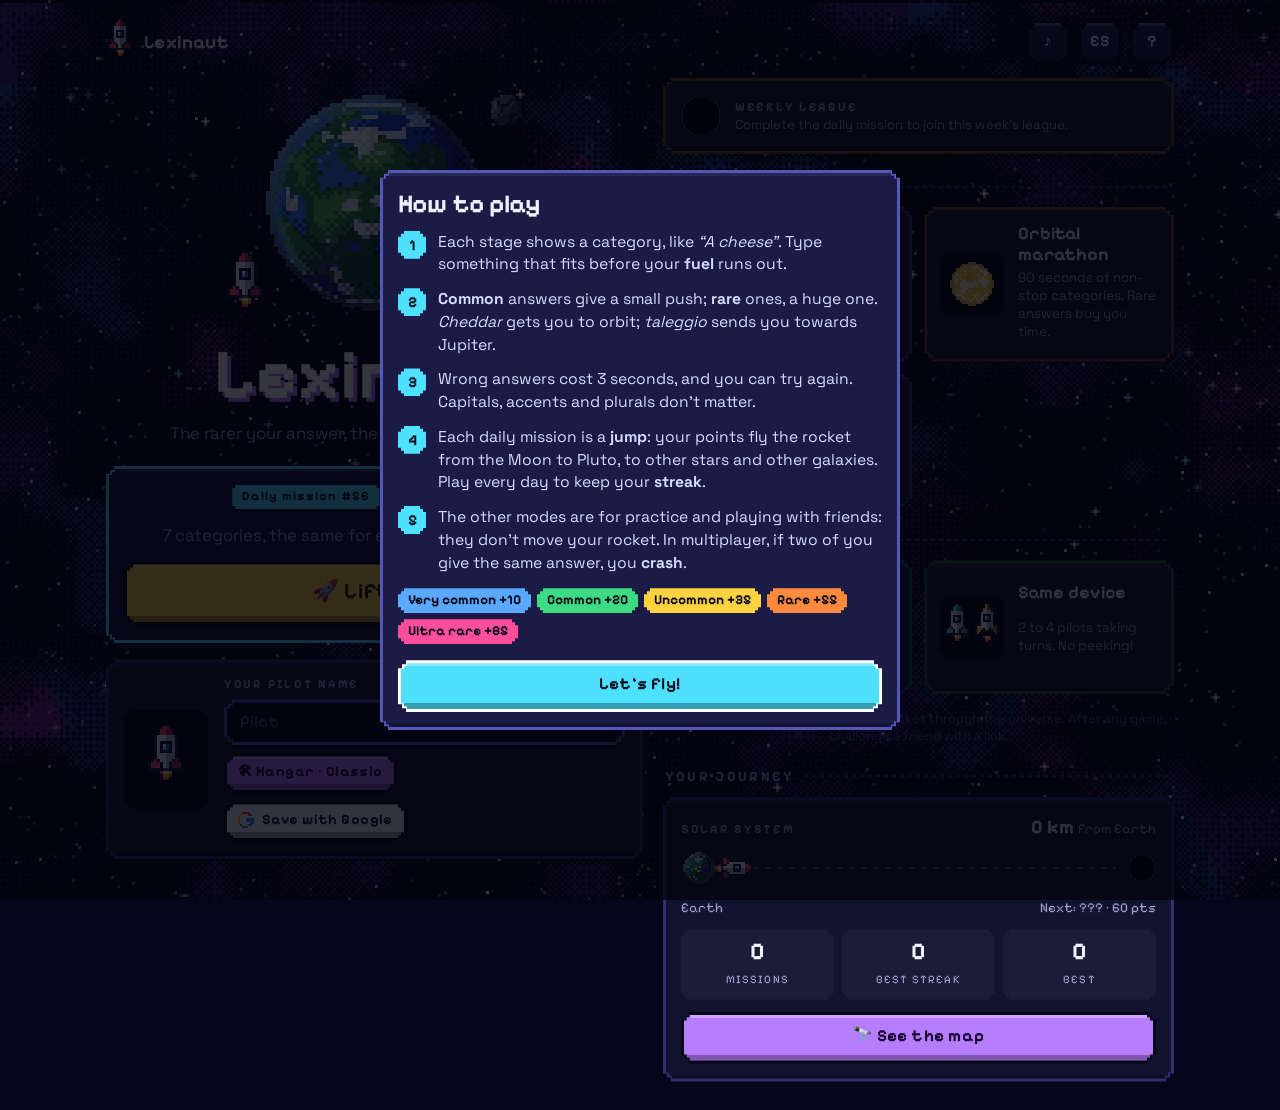
<file: index.html>
<!doctype html>
<html lang="es">
<head>
  <meta charset="utf-8">
  <meta name="viewport" content="width=device-width, initial-scale=1, viewport-fit=cover, interactive-widget=resizes-content">
  <meta name="theme-color" content="#05061a">
  <meta name="description" content="Juego diario de palabras: cuanto más rara tu respuesta, más lejos llega tu cohete.">
  <title>Lexinauta</title>
  <link rel="manifest" href="manifest.webmanifest">
  <link rel="icon" href="iconos/icono.svg" type="image/svg+xml">
  <link rel="apple-touch-icon" href="iconos/icono-192.png">
  <link rel="preload" href="fuentes/pixelify-sans.woff2" as="font" type="font/woff2" crossorigin>
  <link rel="stylesheet" href="css/estilo.css">
  <script type="module" src="js/app.js"></script>
</head>
<body>
  <canvas id="fondo" aria-hidden="true"></canvas>

  <div class="app">
    <header class="barra">
      <button class="marca" id="ir-inicio" aria-label="Inicio">
        <i data-cohete="#ff4f6a" data-escala="2"></i>
        <span id="marca-nombre">Lexinauta</span>
      </button>
      <div class="barra-acciones">
        <button class="btn icono" id="boton-sonido" aria-label="Sonido">♪</button>
        <button class="btn icono" id="boton-idioma" aria-label="Idioma">EN</button>
        <button class="btn icono" id="boton-ayuda" aria-label="?">?</button>
      </div>
    </header>

    <main id="pantalla" class="pantalla"></main>
  </div>

  <dialog class="dialogo" id="dialogo-ayuda">
    <div class="caja clara">
      <h2 id="ayuda-titulo"></h2>
      <ol class="ayuda-pasos" id="ayuda-pasos"></ol>
      <div class="ayuda-rarezas" id="ayuda-rarezas"></div>
      <button class="btn cian ancho" id="cerrar-ayuda"></button>
    </div>
  </dialog>
</body>
</html>
</file>
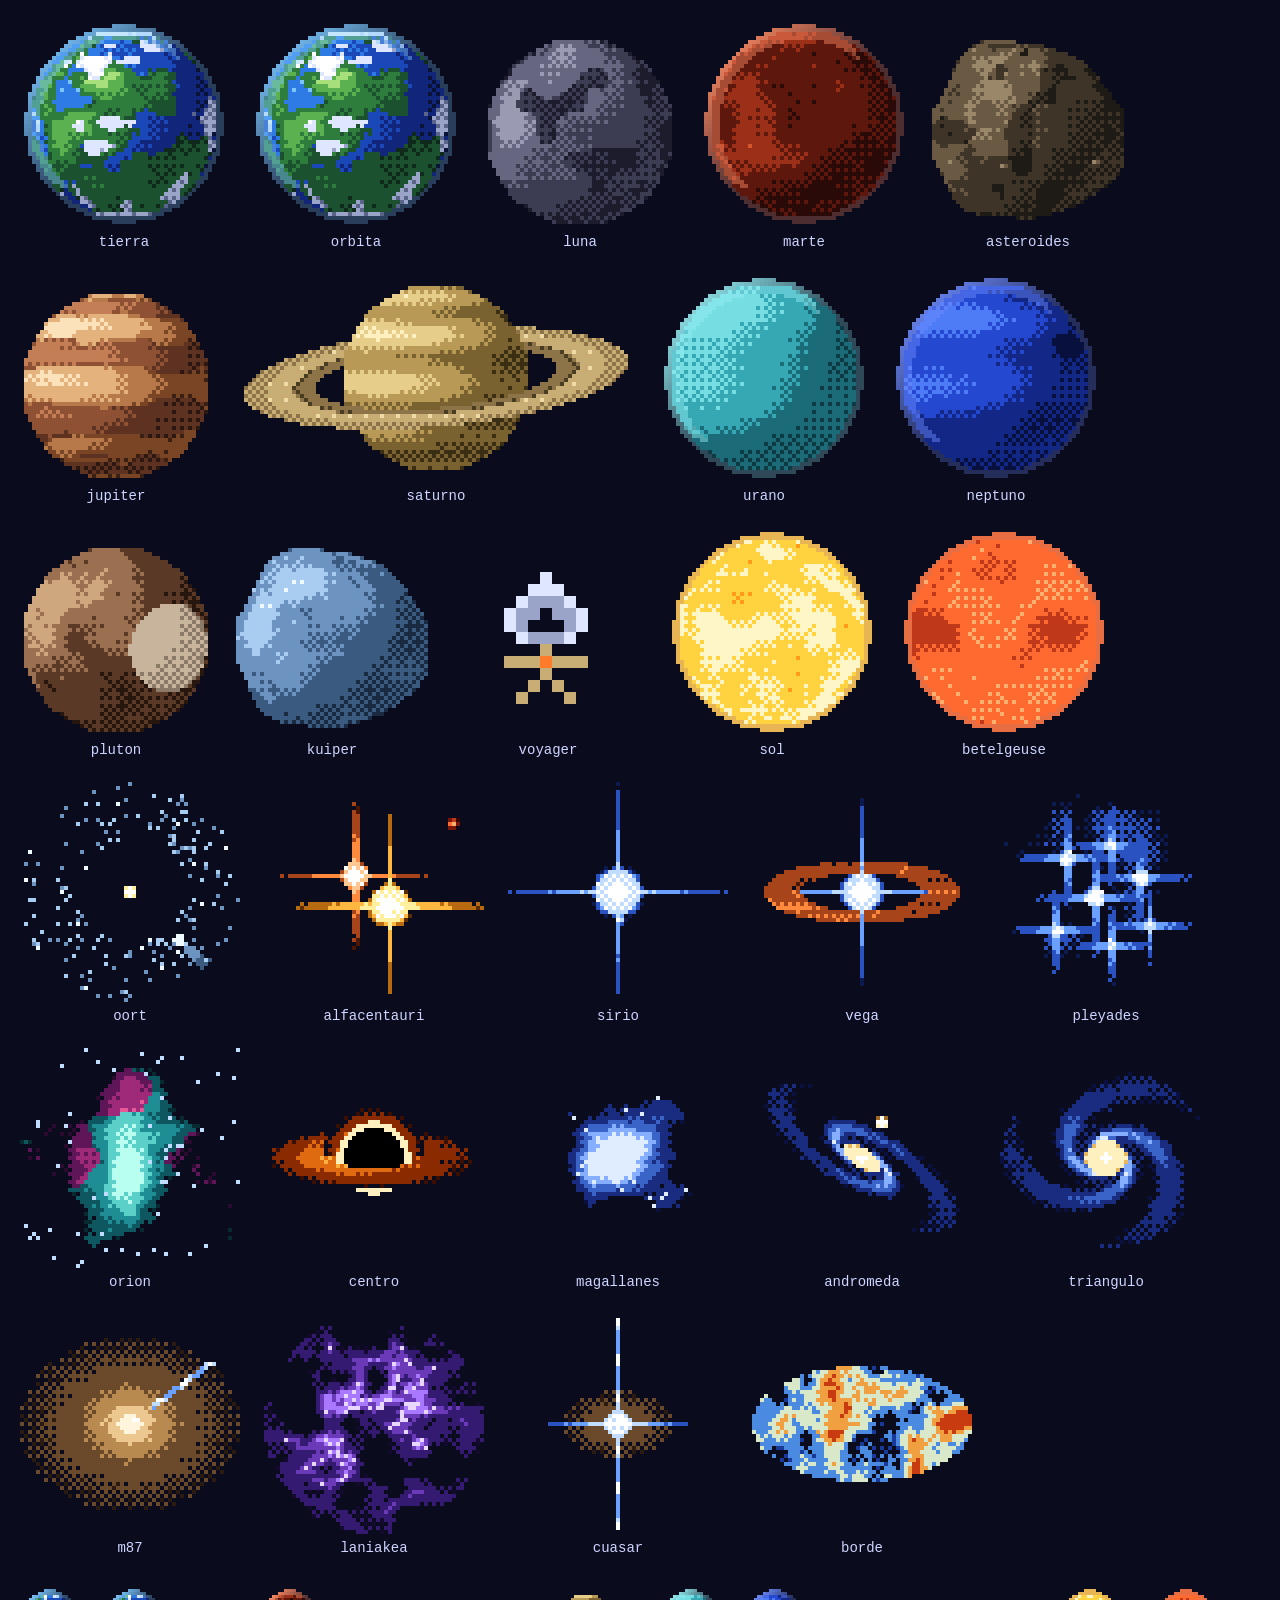
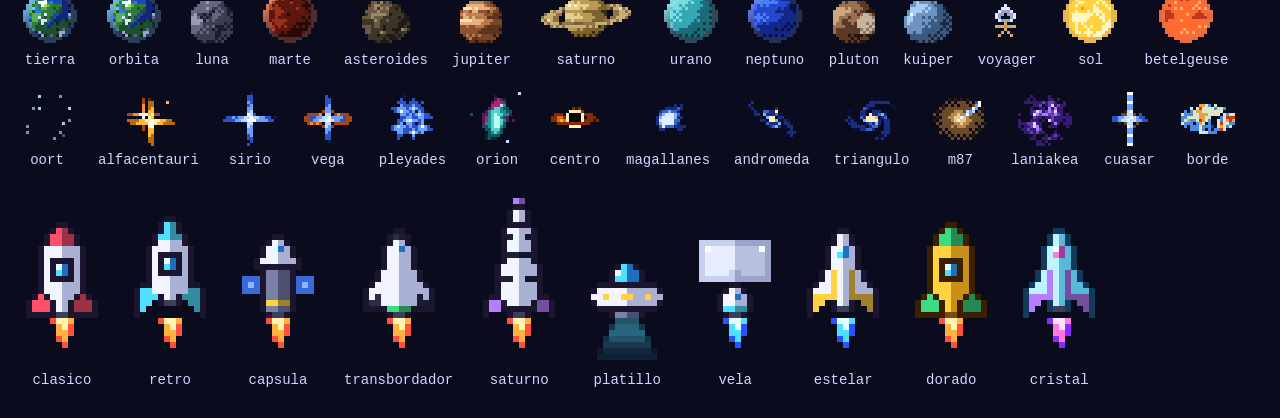
<file: tests/sprites.html>
<!doctype html>
<html lang="es">
<head>
<meta charset="utf-8">
<title>Sprites</title>
<style>
  body { background: #0b0b1e; color: #cfd6ff; font: 14px monospace; margin: 20px; }
  .fila { display: flex; flex-wrap: wrap; gap: 24px; align-items: end; margin-bottom: 30px; }
  figure { margin: 0; text-align: center; }
  canvas { image-rendering: pixelated; display: block; margin: 0 auto 6px; }
</style>
</head>
<body>
<div class="fila" id="planetas"></div>
<div class="fila" id="pequenos"></div>
<div class="fila" id="cohetes"></div>
<script type="module">
  import { canvasPlaneta, canvasCohete, PLANETAS, MODELOS_COHETE } from "../js/pixel.js";
  for (const [id, tam, escala, cont] of [[null, 48, 4, "planetas"], [null, 16, 3, "pequenos"]]) {
    for (const tipo of Object.keys(PLANETAS)) {
      const f = document.createElement("figure");
      const c = canvasPlaneta(tipo, tam);
      requestAnimationFrame(() => { c.style.width = c.width * escala + "px"; });
      f.append(c, tipo);
      document.getElementById(cont).append(f);
    }
  }
  for (const [k, modelo] of MODELOS_COHETE.entries()) {
    const color = ["#ff4f6a", "#4de1ff", "#ffd23f", "#3ddc84", "#b77dff"][k % 5];
    const f = document.createElement("figure");
    const c = canvasCohete(color, "", modelo);
    requestAnimationFrame(() => { c.style.width = c.width * 6 + "px"; });
    f.append(c, modelo);
    document.getElementById("cohetes").append(f);
  }
</script>
</body>
</html>
</file>
<file: css/estilo.css>
/* ==========================================================================
   Lexinauta · pixel art moderno
   Paneles y botones con esquinas en escalón, sombras duras, tipografía pixel,
   sprites en <canvas> escalados con image-rendering: pixelated.
   ========================================================================== */

@font-face { font-family: "Pixelify Sans"; src: url("../fuentes/pixelify-sans.woff2") format("woff2"); font-weight: 400 700; font-display: swap; }
@font-face { font-family: "Space Grotesk"; src: url("../fuentes/space-grotesk.woff2") format("woff2"); font-weight: 300 700; font-display: swap; }

:root {
  color-scheme: dark;
  --fondo: #05061a;
  --tinta: #eef1ff;
  --tenue: #9a9fd0;
  --apagado: #4c5087;
  --panel: #12132f;
  --panel-2: #1b1c45;
  --borde: #2e3070;
  --borde-claro: #5257b8;
  --negro: #07071a;

  --cian: #4de1ff;
  --rosa: #ff4f9a;
  --amarillo: #ffd23f;
  --naranja: #ff8a3d;
  --verde: #3ddc84;
  --violeta: #b77dff;
  --rojo: #ff4f6a;

  --pixel: "Pixelify Sans", ui-monospace, monospace;
  --texto: "Space Grotesk", system-ui, sans-serif;

  /* Esquinas en escalón: dos peldaños de 4 px (exterior) y de 3 px (interior) */
  --muesca: polygon(0 8px, 4px 8px, 4px 4px, 8px 4px, 8px 0, calc(100% - 8px) 0, calc(100% - 8px) 4px, calc(100% - 4px) 4px, calc(100% - 4px) 8px, 100% 8px,
    100% calc(100% - 8px), calc(100% - 4px) calc(100% - 8px), calc(100% - 4px) calc(100% - 4px), calc(100% - 8px) calc(100% - 4px), calc(100% - 8px) 100%,
    8px 100%, 8px calc(100% - 4px), 4px calc(100% - 4px), 4px calc(100% - 8px), 0 calc(100% - 8px));
  --muesca-int: polygon(0 6px, 3px 6px, 3px 3px, 6px 3px, 6px 0, calc(100% - 6px) 0, calc(100% - 6px) 3px, calc(100% - 3px) 3px, calc(100% - 3px) 6px, 100% 6px,
    100% calc(100% - 6px), calc(100% - 3px) calc(100% - 6px), calc(100% - 3px) calc(100% - 3px), calc(100% - 6px) calc(100% - 3px), calc(100% - 6px) 100%,
    6px 100%, 6px calc(100% - 3px), 3px calc(100% - 3px), 3px calc(100% - 6px), 0 calc(100% - 6px));
  --muesca-chica: polygon(0 3px, 3px 3px, 3px 0, calc(100% - 3px) 0, calc(100% - 3px) 3px, 100% 3px, 100% calc(100% - 3px), calc(100% - 3px) calc(100% - 3px),
    calc(100% - 3px) 100%, 3px 100%, 3px calc(100% - 3px), 0 calc(100% - 3px));
}

* { box-sizing: border-box; }
html, body { min-height: 100%; }
body {
  margin: 0;
  background: var(--fondo);
  color: var(--tinta);
  font: 400 16px/1.45 var(--pixel);
  overflow-x: hidden;
}
button { font: inherit; color: inherit; cursor: pointer; background: none; border: 0; padding: 0; }
input { font: inherit; }
[hidden] { display: none !important; }
p { font-family: var(--texto); }

/* Sprites en canvas: tamaño = píxeles del sprite × --escala */
canvas.pixel { --escala: 3; width: calc(var(--w, 16) * var(--escala) * 1px); image-rendering: pixelated; image-rendering: crisp-edges; display: block; }

#fondo { position: fixed; inset: 0; width: 100vw; height: 100vh; z-index: -1; image-rendering: pixelated; }

/* ---------- Estructura ---------- */
.app {
  max-width: 1100px; margin: 0 auto;
  min-height: 100vh;
  padding: calc(env(safe-area-inset-top, 0px) + 10px) 16px calc(env(safe-area-inset-bottom, 0px) + 28px);
  display: flex; flex-direction: column;
}
.pantalla { flex: 1; display: flex; flex-direction: column; gap: 16px; }
.pantalla.entra { animation: entrar .35s steps(6) both; }
@keyframes entrar { from { opacity: 0; transform: translateY(12px); } }
.pantalla.estrecha { max-width: 620px; width: 100%; margin: 0 auto; }

.barra { display: flex; align-items: center; justify-content: space-between; gap: 10px; margin-bottom: 12px; }
.marca { display: flex; align-items: center; gap: 10px; font-size: 1.15rem; font-weight: 700; letter-spacing: .02em; }
.barra-acciones { display: flex; gap: 8px; }

/* ==========================================================================
   Cajas pixeladas (paneles y botones)
   ========================================================================== */
.caja {
  --c-borde: var(--borde);
  --c-fondo: var(--panel);
  position: relative; isolation: isolate;
  background: var(--c-borde);
  clip-path: var(--muesca);
  padding: 18px;
}
.caja::before {
  content: ""; position: absolute; inset: 3px; z-index: -1;
  background: var(--c-fondo);
  clip-path: var(--muesca-int);
  box-shadow: inset 0 3px 0 rgba(255, 255, 255, .06), inset 0 -4px 0 rgba(0, 0, 0, .25);
}
.caja.clara { --c-borde: var(--borde-claro); --c-fondo: var(--panel-2); }
.caja.destacada { --c-borde: var(--cian); --c-fondo: #10183a; }

.btn {
  --c-borde: var(--negro);
  --c-fondo: var(--panel-2);
  --c-tinta: var(--tinta);
  position: relative; isolation: isolate;
  display: inline-flex; align-items: center; justify-content: center; gap: 8px;
  min-height: 52px; padding: 0 22px 4px;
  background: var(--c-borde);
  clip-path: var(--muesca);
  color: var(--c-tinta);
  font: 700 1.05rem var(--pixel); letter-spacing: .03em;
  text-decoration: none;
  user-select: none;
}
.btn::before {
  content: ""; position: absolute; inset: 3px; z-index: -1;
  background: var(--c-fondo);
  clip-path: var(--muesca-int);
  box-shadow: inset 0 -6px 0 rgba(0, 0, 0, .3), inset 0 3px 0 rgba(255, 255, 255, .3);
}
.btn:hover { filter: brightness(1.12); }
.btn:active { transform: translateY(3px); }
.btn:active::before { box-shadow: inset 0 -2px 0 rgba(0, 0, 0, .3), inset 0 3px 0 rgba(0, 0, 0, .15); }
.btn:focus-visible { --c-borde: #fff; outline: none; }
.btn[disabled] { filter: grayscale(.7) brightness(.7); cursor: not-allowed; transform: none; }
.btn.cian { --c-fondo: var(--cian); --c-tinta: #04121f; }
.btn.amarillo { --c-fondo: var(--amarillo); --c-tinta: #241a00; }
.btn.rosa { --c-fondo: var(--rosa); --c-tinta: #2a0014; }
.btn.verde { --c-fondo: var(--verde); --c-tinta: #002a12; }
.btn.naranja { --c-fondo: var(--naranja); --c-tinta: #2a1000; }
.btn.violeta { --c-fondo: var(--violeta); --c-tinta: #1a0030; }
.btn.grande { min-height: 64px; font-size: 1.35rem; padding: 0 30px 5px; }
.btn.ancho { width: 100%; }
.btn.icono { min-width: 44px; min-height: 44px; padding: 0 10px 3px; font-size: 1rem; }
.btn.chico { min-height: 40px; padding: 0 14px 3px; font-size: .9rem; }

.etiqueta { font: 700 .78rem var(--pixel); letter-spacing: .14em; text-transform: uppercase; color: var(--tenue); margin: 0; }
.titulo-pixel {
  margin: 0; font: 700 clamp(2.6rem, 12vw, 4.4rem)/1 var(--pixel); letter-spacing: .01em;
  color: #fff; text-shadow: 4px 4px 0 var(--violeta), 8px 8px 0 rgba(7, 7, 26, .9);
}
.subtitulo { margin: 0; color: var(--tenue); font: 400 1.05rem/1.4 var(--texto); text-wrap: balance; }
h2.seccion { margin: 8px 2px -4px; font: 700 .9rem var(--pixel); letter-spacing: .16em; text-transform: uppercase; color: var(--tenue); display: flex; align-items: center; gap: 10px; }
h2.seccion::after { content: ""; flex: 1; height: 2px; background: repeating-linear-gradient(90deg, var(--borde) 0 4px, transparent 4px 8px); }
.suave { color: var(--tenue); }

.chip { display: inline-flex; align-items: center; gap: 6px; padding: 3px 10px 5px; font: 700 .8rem var(--pixel); letter-spacing: .08em; color: #04121f; background: var(--cian); clip-path: var(--muesca-chica); }
.chip.amarillo { background: var(--amarillo); color: #241a00; }
.chip.rosa { background: var(--rosa); color: #2a0014; }
.chip.verde { background: var(--verde); color: #002a12; }
.chip.oscuro { background: var(--panel-2); color: var(--tenue); }

/* ==========================================================================
   INICIO
   ========================================================================== */
.hero { display: grid; justify-items: center; text-align: center; gap: 12px; padding: 0 0 4px; }
.hero-escena { position: relative; height: 200px; width: 100%; display: grid; place-items: center; }
.hero-escena .planeta-px { animation: flotar 6s steps(12) infinite; }
.hero-escena .luna-px { position: absolute; right: calc(50% - 150px); top: 14px; animation: flotar 4s steps(8) infinite reverse; }
.hero-escena .cohete-px { position: absolute; left: calc(50% - 150px); bottom: 6px; animation: orbitar-cohete 5s steps(20) infinite; }
@keyframes flotar { 50% { transform: translateY(-8px); } }
@keyframes orbitar-cohete { 50% { transform: translate(12px, -22px); } }

.diaria { display: grid; gap: 14px; text-align: center; }
.diaria-cabecera { display: flex; justify-content: center; align-items: center; gap: 8px; flex-wrap: wrap; }
.diaria-ruta { display: flex; justify-content: center; align-items: center; gap: 4px; max-width: 100%; overflow: hidden; }
.diaria-ruta .tramo { flex: 0 1 14px; min-width: 4px; width: 14px; height: 2px; background: repeating-linear-gradient(90deg, var(--apagado) 0 3px, transparent 3px 6px); }
.diaria-hecha { display: grid; gap: 6px; justify-items: center; }
.diaria-hecha b { font: 700 1.6rem var(--pixel); }
.cuenta { font: 700 1.05rem var(--pixel); color: var(--amarillo); letter-spacing: .06em; }

.rejilla-modos { display: grid; gap: 12px; grid-template-columns: repeat(auto-fill, minmax(min(100%, 240px), 1fr)); }
.modo { display: grid; grid-template-columns: 64px 1fr; gap: 4px 14px; align-items: center; text-align: left; padding: 16px; cursor: pointer; width: 100%; }
.modo:hover { --c-borde: var(--borde-claro); transform: translateY(-2px); }
.modo:active { transform: translateY(1px); }
.modo .modo-icono { grid-row: span 3; width: 64px; height: 64px; display: flex; align-items: center; justify-content: center; background: var(--negro); clip-path: var(--muesca-int); }
.modo h3 { margin: 0; font: 700 1.12rem var(--pixel); }
.modo p { margin: 0; font-size: .84rem; color: var(--tenue); line-height: 1.35; }
.modo .modo-record { font: 700 .76rem var(--pixel); color: var(--amarillo); letter-spacing: .06em; }
.modo.acento-lluvia { --c-borde: #3f2e70; }
.modo.acento-maraton { --c-borde: #6a4320; }
.modo.acento-practica { --c-borde: #22406a; }
.modo.acento-online { --c-borde: #1a5470; }
.modo.acento-local { --c-borde: #1d6040; }

.viaje { display: grid; gap: 12px; }
.viaje-cabecera { display: flex; justify-content: space-between; align-items: baseline; flex-wrap: wrap; gap: 6px; }
.viaje-km { font: 700 1.2rem var(--pixel); }
.viaje-km small { color: var(--tenue); font-weight: 400; font-size: .85rem; }
.viaje-pista { display: grid; grid-template-columns: auto 1fr auto; align-items: center; gap: 12px; }
.pista { position: relative; height: 28px; }
.pista::before { content: ""; position: absolute; left: 0; right: 0; top: 13px; height: 2px; background: repeating-linear-gradient(90deg, var(--apagado) 0 6px, transparent 6px 12px); }
.pista-hecha { position: absolute; left: 0; top: 12px; height: 4px; width: 0; background: repeating-linear-gradient(90deg, var(--naranja) 0 6px, var(--amarillo) 6px 12px); transition: width 1.2s steps(16); }
.pista .pista-cohete { position: absolute; top: 50%; left: 0; transform: translate(-50%, -50%) rotate(90deg); transition: left 1.2s steps(16); }
.viaje-pie { display: flex; justify-content: space-between; font-size: .85rem; color: var(--tenue); }
.estadisticas { display: grid; grid-template-columns: repeat(3, 1fr); gap: 8px; }
.estadistica { text-align: center; padding: 8px 4px 10px; background: rgba(255, 255, 255, .04); clip-path: var(--muesca-int); }
.estadistica b { display: block; font: 700 1.5rem var(--pixel); }
.estadistica span { font-size: .72rem; color: var(--tenue); letter-spacing: .1em; text-transform: uppercase; }

.nombre-piloto { display: flex; gap: 10px; align-items: center; }
.nombre-piloto .etiqueta { white-space: nowrap; }

/* ==========================================================================
   Campos de texto
   ========================================================================== */
.campo {
  --c-borde: var(--borde-claro);
  position: relative; isolation: isolate; flex: 1; min-width: 0;
  background: var(--c-borde); clip-path: var(--muesca);
}
.campo::before { content: ""; position: absolute; inset: 3px; z-index: -1; background: var(--negro); clip-path: var(--muesca-int); }
.campo:focus-within { --c-borde: var(--cian); }
.campo input {
  width: 100%; height: 58px; padding: 0 16px;
  border: 0; outline: 0; background: transparent; color: var(--tinta);
  font: 500 1.25rem var(--pixel);
}
.campo.chico input { height: 46px; font-size: 1.05rem; }
.campo.codigo input { text-transform: uppercase; letter-spacing: .2em; text-align: center; font-weight: 700; }
.campo input::placeholder { color: var(--apagado); text-transform: none; letter-spacing: 0; }
.campo.error { --c-borde: var(--rojo); animation: temblor .35s steps(6); }
@keyframes temblor { 20%, 60% { transform: translateX(-6px); } 40%, 80% { transform: translateX(6px); } }

/* ==========================================================================
   JUEGO
   ========================================================================== */
.juego { display: grid; gap: 14px; }
.hud { display: flex; justify-content: space-between; align-items: center; gap: 10px; }
.hud-izq { display: flex; align-items: center; gap: 10px; min-width: 0; }
.marcador { font: 700 1.9rem var(--pixel); line-height: 1; white-space: nowrap; }
.marcador small { font-size: .9rem; color: var(--tenue); margin-left: 4px; }
.marcador.sube { animation: sube .5s steps(5); }
@keyframes sube { 40% { transform: scale(1.3); color: var(--amarillo); } }

.etapas { display: grid; grid-template-columns: repeat(var(--n, 7), 1fr); gap: 4px; }
.etapas i { height: 8px; background: var(--borde); }
.etapas i.actual { background: var(--tinta); animation: parpadeo 1s steps(2) infinite; }
.etapas i.hecha { background: var(--c); }
@keyframes parpadeo { 50% { opacity: .35; } }

.segmentos { display: grid; grid-template-columns: repeat(var(--n), 1fr); gap: 2px; }
.segmentos i { height: 14px; background: #1c1d44; }
.segmentos i.lleno { background: var(--cian); box-shadow: inset 0 -4px 0 rgba(0, 0, 0, .22); }
.segmentos.poco i.lleno { background: var(--rojo); animation: parpadeo .5s steps(2) infinite; }
.combustible-texto { display: flex; justify-content: space-between; align-items: baseline; font-size: .78rem; letter-spacing: .12em; text-transform: uppercase; color: var(--tenue); margin-top: 6px; }
.combustible-texto b { color: var(--tinta); font-size: 1.05rem; letter-spacing: 0; }
.segmentos.poco + .combustible-texto b { color: var(--rojo); }

/* Altímetro: la ruta de planetas con el cohete (o cohetes) */
.altimetro { position: relative; height: 54px; margin: 0 14px; }
.altimetro::before { content: ""; position: absolute; left: 0; right: 0; top: 26px; height: 2px; background: repeating-linear-gradient(90deg, var(--apagado) 0 4px, transparent 4px 8px); }
.alt-progreso { position: absolute; left: 0; top: 25px; height: 4px; width: var(--pos, 0%); background: repeating-linear-gradient(90deg, var(--naranja) 0 4px, var(--amarillo) 4px 8px); transition: width .9s steps(10); }
.alt-planeta { position: absolute; top: 50%; left: var(--pos); transform: translate(-50%, -50%); }
.alt-planeta.pasado canvas { filter: brightness(1.3) drop-shadow(0 0 0 #fff); }
.alt-planeta span { display: none; }
.alt-cohete { position: absolute; top: 50%; left: var(--pos); transform: translate(-50%, -50%) rotate(90deg); transition: left .9s steps(10); z-index: 2; }
.alt-cohete.n1 { margin-top: -10px; } .alt-cohete.n2 { margin-top: 10px; } .alt-cohete.n3 { margin-top: -18px; }

.tarjeta { display: grid; gap: 14px; text-align: center; padding: 22px 18px 20px; }
.tarjeta.entra { animation: tarjeta .4s steps(6); }
@keyframes tarjeta { from { opacity: 0; transform: translateY(24px) scale(.94); } }
.icono-cat { width: 84px; height: 84px; margin: 0 auto; display: grid; place-items: center; font-size: 2.6rem; background: var(--negro); clip-path: var(--muesca); box-shadow: inset 0 0 0 3px var(--borde-claro); animation: flotar 4s steps(8) infinite; }
.nombre-cat { margin: 0; font: 700 clamp(1.7rem, 7.5vw, 2.4rem)/1.1 var(--pixel); text-wrap: balance; }
.entrada { display: flex; gap: 8px; }
.entrada .btn { min-width: 58px; min-height: 58px; padding: 0 12px 4px; font-size: 1.4rem; }
.mensaje { min-height: 1.4em; margin: 0; font: 400 .95rem var(--texto); color: var(--tenue); }
.mensaje.error { color: #ff9aa6; }
.mensaje.bien { color: var(--verde); }

/* Resultado de una etapa */
.resultado-etapa { display: grid; gap: 12px; text-align: center; padding: 22px 18px 20px; }
.resultado-etapa .puntos-etapa { font: 700 clamp(3.4rem, 16vw, 5rem)/1 var(--pixel); color: var(--c); text-shadow: 4px 4px 0 rgba(0, 0, 0, .55); }
.rareza { justify-self: center; padding: 4px 12px 6px; font: 700 .85rem var(--pixel); letter-spacing: .12em; text-transform: uppercase; color: var(--negro); background: var(--c); clip-path: var(--muesca-int); }
.respuesta-dada { margin: 0; font: 700 1.4rem var(--pixel); }
.respuesta-dada small { display: block; font: 400 .9rem var(--texto); color: var(--tenue); }
.lejanas { text-align: left; display: grid; gap: 8px; padding: 12px; background: rgba(0, 0, 0, .28); clip-path: var(--muesca-int); }
.lista-chips { display: flex; flex-wrap: wrap; gap: 6px; margin: 0; padding: 0; list-style: none; }
.lista-chips li { padding: 3px 10px 5px; font: 500 .95rem var(--pixel); background: color-mix(in srgb, var(--c) 22%, var(--panel)); border-left: 3px solid var(--c); }
.lista-chips li small { color: var(--c); margin-left: 6px; font-weight: 700; }

/* Jugadores (multijugador) */
.jugadores { display: flex; flex-wrap: wrap; gap: 6px; }
.jugador { display: flex; align-items: center; gap: 8px; padding: 5px 10px 7px 6px; background: var(--panel-2); clip-path: var(--muesca-int); border-left: 4px solid var(--jc); font-size: .95rem; }
.jugador b { font-size: 1rem; }
.jugador .listo { color: var(--verde); }
.jugador.yo { background: color-mix(in srgb, var(--jc) 20%, var(--panel-2)); }

/* Lluvia de meteoritos */
.lluvia-lista { display: flex; flex-wrap: wrap; gap: 6px; max-height: 34vh; overflow-y: auto; align-content: flex-start; padding: 2px; }
.lluvia-lista li { animation: caer .45s steps(6); }
@keyframes caer { from { transform: translateY(-30px); opacity: 0; } }
.contador { font: 700 1rem var(--pixel); color: var(--tenue); }
.contador b { color: var(--tinta); font-size: 1.5rem; }
.extra { color: var(--verde); font: 700 1.1rem var(--pixel); animation: entrar .3s steps(3); }

/* Puntos flotantes y partículas pixeladas */
.flotante { position: fixed; z-index: 50; pointer-events: none; font: 700 2.6rem var(--pixel); color: var(--c); text-shadow: 3px 3px 0 #000; animation: flotante 1.2s steps(12) forwards; }
@keyframes flotante { 0% { opacity: 0; transform: translate(-50%, 10px); } 15% { opacity: 1; transform: translate(-50%, -24px); } 100% { opacity: 0; transform: translate(-50%, -110px); } }
.particula { position: fixed; z-index: 49; width: 8px; height: 8px; pointer-events: none; background: var(--c); animation: particula 1s steps(10) forwards; }
@keyframes particula { to { transform: translate(var(--dx), var(--dy)); opacity: 0; } }

.aviso-flotante { position: fixed; left: 50%; bottom: calc(env(safe-area-inset-bottom, 0px) + 24px); transform: translateX(-50%); z-index: 60; padding: 10px 18px 12px; background: var(--verde); color: #002a12; font: 700 1rem var(--pixel); clip-path: var(--muesca); animation: entrar .3s steps(4); transition: opacity .4s; max-width: 90vw; text-align: center; }
.aviso-flotante.error { background: var(--rojo); color: #2a0010; }
.aviso-flotante.fuera { opacity: 0; }

/* ==========================================================================
   RESULTADOS
   ========================================================================== */
.final { display: grid; justify-items: center; text-align: center; gap: 12px; }
.final-escena { position: relative; height: 220px; width: 100%; display: grid; place-items: center; }
.final-escena .planeta-px { animation: aparecer 1s steps(10); }
@keyframes aparecer { from { opacity: 0; transform: scale(.4); } }
.final-escena .cohete-px { position: absolute; left: calc(50% - 130px); bottom: 10px; animation: llegar 1.6s steps(16); }
@keyframes llegar { from { transform: translate(-60px, 120px); opacity: 0; } }
.destino { margin: 0; font: 700 clamp(2.3rem, 11vw, 3.6rem)/1.05 var(--pixel); text-shadow: 4px 4px 0 var(--violeta); text-wrap: balance; }
.final-puntos { font: 700 1.2rem var(--pixel); color: var(--tenue); }
.final-puntos b { font-size: 2.2rem; color: var(--tinta); }
.lista-etapas { width: 100%; display: grid; gap: 6px; margin: 0; padding: 0; list-style: none; }
.lista-etapas li { display: grid; grid-template-columns: 34px 1fr auto; gap: 10px; align-items: center; padding: 8px 12px 10px; text-align: left; background: color-mix(in srgb, var(--c) 14%, var(--panel)); clip-path: var(--muesca-int); border-left: 4px solid var(--c); animation: entrar .35s steps(5) both; }
.lista-etapas .le-icono { font-size: 1.4rem; text-align: center; }
.lista-etapas small { display: block; color: var(--tenue); font: 400 .78rem var(--texto); }
.lista-etapas span { font-weight: 700; }
.lista-etapas .le-puntos { font-weight: 700; color: var(--c); white-space: nowrap; }
.lista-etapas .le-rival { display: block; font: 400 .78rem var(--texto); color: var(--tenue); }
.acciones { display: flex; flex-wrap: wrap; gap: 10px; width: 100%; }
.acciones > * { flex: 1 1 170px; }
.nuevo-record { color: var(--amarillo); animation: parpadeo .8s steps(2) 6; }
.veredicto { font: 700 1.5rem var(--pixel); color: var(--amarillo); margin: 0; }

/* Podio */
.podio { display: grid; gap: 8px; width: 100%; margin: 0; padding: 0; list-style: none; }
.podio li { display: grid; grid-template-columns: 32px auto 1fr auto; gap: 12px; align-items: center; padding: 10px 14px 12px; background: var(--panel-2); clip-path: var(--muesca-int); border-left: 5px solid var(--jc); animation: entrar .4s steps(5) both; }
.podio .puesto { font: 700 1.6rem var(--pixel); color: var(--tenue); }
.podio li:first-child { background: color-mix(in srgb, var(--amarillo) 16%, var(--panel-2)); }
.podio li:first-child .puesto { color: var(--amarillo); }
.podio .nombre { font-weight: 700; font-size: 1.15rem; text-align: left; min-width: 0; overflow: hidden; text-overflow: ellipsis; }
.podio .nombre small { display: block; color: var(--tenue); font: 400 .8rem var(--texto); }
.podio .pts { font: 700 1.4rem var(--pixel); }

/* Tabla de una etapa en multijugador */
.tabla-etapa { display: grid; gap: 6px; width: 100%; margin: 0; padding: 0; list-style: none; }
.tabla-etapa li { display: grid; grid-template-columns: auto 1fr auto; gap: 10px; align-items: center; padding: 8px 12px 10px; background: var(--panel-2); clip-path: var(--muesca-int); border-left: 4px solid var(--jc); text-align: left; animation: entrar .35s steps(5) both; }
.tabla-etapa .resp { font-weight: 700; min-width: 0; }
.tabla-etapa .resp small { display: block; font: 400 .8rem var(--texto); color: var(--tenue); }
.tabla-etapa .pts { font-weight: 700; color: var(--c); white-space: nowrap; }
.tabla-etapa .choque { color: var(--naranja); }

/* Turno (pasar el móvil) */
.turno { display: grid; justify-items: center; text-align: center; gap: 18px; padding: 36px 18px; margin: auto 0; }
.turno h1 { margin: 0; font: 700 clamp(2.2rem, 10vw, 3.2rem) var(--pixel); color: var(--jc); text-shadow: 4px 4px 0 #000; }

/* Configuración de pilotos / sala */
.lista-pilotos { display: grid; gap: 8px; margin: 0; padding: 0; list-style: none; }
.lista-pilotos li { display: flex; gap: 10px; align-items: center; }
.codigo-sala { font: 700 clamp(2.6rem, 14vw, 3.6rem) var(--pixel); letter-spacing: .18em; color: var(--amarillo); text-shadow: 4px 4px 0 #000; text-align: center; line-height: 1.1; }
.fila { display: flex; gap: 8px; flex-wrap: wrap; align-items: center; }
.fila > .campo { flex: 1 1 160px; }
.cabecera-pantalla { display: flex; align-items: center; gap: 12px; }
.cabecera-pantalla h1 { margin: 0; font: 700 1.8rem var(--pixel); }
.aviso-pie { font: 400 .8rem var(--texto); color: var(--apagado); text-align: center; margin: 0; }

/* Ayuda */
.dialogo { width: min(92vw, 520px); max-height: 88vh; overflow: auto; padding: 0; border: 0; background: transparent; color: var(--tinta); }
.dialogo::backdrop { background: rgba(3, 3, 14, .8); }
.dialogo[open] .caja { animation: entrar .3s steps(5); }
.dialogo h2 { margin: 0 0 12px; font: 700 1.6rem var(--pixel); }
.ayuda-pasos { margin: 0 0 14px; padding: 0; list-style: none; counter-reset: paso; display: grid; gap: 12px; }
.ayuda-pasos li { counter-increment: paso; position: relative; padding-left: 40px; font: 400 .98rem/1.45 var(--texto); color: #d6dbff; }
.ayuda-pasos li::before { content: counter(paso); position: absolute; left: 0; top: 0; width: 28px; height: 28px; display: grid; place-items: center; font: 700 .95rem var(--pixel); color: #04121f; background: var(--cian); clip-path: var(--muesca-int); }
.ayuda-rarezas { display: flex; flex-wrap: wrap; gap: 6px; margin-bottom: 16px; }
.ayuda-rarezas span { padding: 3px 10px 5px; font: 700 .85rem var(--pixel); color: var(--negro); background: var(--c); clip-path: var(--muesca-int); }

/* ==========================================================================
   Tamaño de los sprites según el sitio (el CSS manda salvo data-escala explícito)
   ========================================================================== */
.marca .pixel { --escala: 2; }
.hero-escena .planeta-px { --escala: 3; }
.final-escena .planeta-px { --escala: 3; }
.final-escena .cohete-px, .hero-escena .cohete-px { --escala: 3; }
.alt-planeta .pixel, .alt-cohete .pixel { --escala: 2; }
.alt-planeta.menor { display: none; }
.modo-icono { gap: 2px; }
.inicio-col, .juego, .juego-rejilla > * { min-width: 0; }

/* ==========================================================================
   Viaje por el universo, racha y mapa
   ========================================================================== */
.silueta { filter: brightness(0) drop-shadow(0 0 0 #3a3f7a) drop-shadow(1px 0 0 #3a3f7a) drop-shadow(-1px 0 0 #3a3f7a); opacity: .9; }
.alt-planeta.lejos { opacity: .6; }
.alt-planeta.lejos::after { content: "›"; position: absolute; right: -10px; top: 50%; transform: translateY(-55%); color: var(--apagado); font-size: 1.1rem; }

.racha { display: inline-flex; align-items: center; gap: 8px; font: 700 .95rem var(--pixel); }
.racha-fuego b { color: var(--naranja); font-size: 1.15rem; }
.racha-fuego.apagada { filter: grayscale(1); opacity: .6; }
.racha-escudos { display: inline-flex; gap: 2px; }
.racha-escudos { gap: 4px; }
.escudo { fill: var(--borde); }
.escudo .brillo { fill: transparent; }
.escudo.lleno { fill: var(--cian); }
.escudo.lleno .brillo { fill: #d8f8ff; }

.descubrimiento { display: grid; grid-template-columns: auto 1fr; gap: 12px; align-items: center; text-align: left; padding: 10px 12px 12px;
  background: color-mix(in srgb, var(--amarillo) 10%, var(--panel-2)); clip-path: var(--muesca-int); animation: entrar .5s steps(6) .6s both; }
.descubrimiento b { font-size: 1.1rem; color: var(--amarillo); }
.descubrimiento small { display: block; color: var(--tenue); font: 400 .8rem var(--texto); }
.descubrimiento p { margin: 4px 0 0; font-size: .9rem; color: #d6dbff; }

.capitulo { display: grid; gap: 10px; }
.capitulo.cerrado { opacity: .75; }
.objetos { display: grid; gap: 8px; margin: 0; padding: 0; list-style: none; }
.objeto { display: grid; grid-template-columns: 84px 1fr; gap: 14px; align-items: center; padding: 12px; background: var(--panel); clip-path: var(--muesca-int); }
.objeto-sprite { display: grid; place-items: center; min-height: 72px; }
.objeto h3 { margin: 0; font: 700 1.15rem var(--pixel); }
.objeto p { margin: 2px 0 0; font-size: .88rem; color: #cdd2f5; }
.objeto .objeto-dist { color: var(--cian); font: 700 .78rem var(--pixel); letter-spacing: .04em; }
.objeto.oculto h3 { color: var(--apagado); }
.objeto.oculto p { color: var(--apagado); }
.objeto.aqui { background: color-mix(in srgb, var(--amarillo) 12%, var(--panel-2)); box-shadow: inset 4px 0 0 var(--amarillo); }
.objeto .chip { margin-top: 8px; }
.diaria-cabecera .racha { padding: 2px 8px; }

/* Hangar y tarjeta del piloto */
.piloto { display: grid; grid-template-columns: auto 1fr; gap: 16px; align-items: center; }
.piloto-cohete { display: grid; place-items: center; width: 84px; height: 100px; background: var(--negro); clip-path: var(--muesca-int); }
.piloto-cohete:hover canvas { animation: flotar 1s steps(4) infinite; }
.piloto-datos { display: grid; gap: 8px; min-width: 0; }
.piloto-datos .btn { justify-self: start; }
.hangar { display: grid; gap: 10px; grid-template-columns: repeat(auto-fill, minmax(150px, 1fr)); margin: 0; padding: 0; list-style: none; }
.hueco { display: grid; justify-items: center; gap: 6px; text-align: center; padding: 16px 10px; }
.hueco-sprite { height: 96px; display: grid; place-items: end center; }
.hueco h3 { margin: 0; font: 700 1.05rem var(--pixel); }
.hueco p { margin: 0; font-size: .82rem; color: var(--tenue); min-height: 1.4em; }
.hueco.usado { --c-borde: var(--verde); }
.hueco.bloqueado h3 { color: var(--apagado); }
.cohete-nuevo { border-left: 4px solid var(--amarillo); }
.cohete-nuevo .btn { margin-top: 8px; }

/* Liga */
.liga-tarjeta { display: grid; grid-template-columns: auto 1fr auto; gap: 14px; align-items: center; cursor: pointer; --c-borde: #5a4a12; }
.liga-tarjeta:hover { --c-borde: var(--amarillo); }
.liga-tarjeta-texto { display: grid; gap: 2px; min-width: 0; }
.liga-tarjeta-texto b { font-size: 1.15rem; }
.liga-tarjeta-texto small { color: var(--tenue); font: 400 .82rem var(--texto); }
.liga-puesto { font: 700 2rem var(--pixel); color: var(--amarillo); text-shadow: 3px 3px 0 #000; }
.liga-resultado { display: flex; flex-wrap: wrap; align-items: center; gap: 8px; width: 100%; padding: 8px 12px 10px; background: color-mix(in srgb, var(--amarillo) 12%, var(--panel-2)); clip-path: var(--muesca-int); text-align: left; }
.liga-resultado span { color: var(--tenue); font-size: .9rem; }
.liga-cabecera { display: grid; justify-items: center; gap: 10px; text-align: center; }
.escalera { display: flex; align-items: flex-end; gap: 10px; }
.peldano { display: grid; place-items: center; }
.peldano.actual { animation: flotar 3s steps(6) infinite; }
.clasificacion { display: grid; gap: 4px; margin: 0; padding: 0; list-style: none; }
.clasificacion .fila { display: grid; grid-template-columns: 30px auto 1fr auto; gap: 10px; align-items: center; padding: 6px 12px 8px; background: var(--panel); clip-path: var(--muesca-int); border-left: 4px solid transparent; animation: entrar .3s steps(4) both; }
.clasificacion .fila.en-sube { border-left-color: var(--verde); }
.clasificacion .fila.en-baja { border-left-color: var(--rojo); }
.clasificacion .fila.yo { background: color-mix(in srgb, var(--amarillo) 16%, var(--panel-2)); }
.clasificacion .pos { font: 700 1.2rem var(--pixel); color: var(--tenue); text-align: center; }
.clasificacion .nombre { font-weight: 700; min-width: 0; overflow: hidden; text-overflow: ellipsis; white-space: nowrap; }
.clasificacion .nombre small { display: block; color: var(--tenue); font: 400 .75rem var(--texto); }
.clasificacion .pts { font: 700 1.15rem var(--pixel); }
.clasificacion .zona { font: 700 .75rem var(--pixel); letter-spacing: .12em; text-transform: uppercase; padding: 6px 4px 2px; }
.clasificacion .zona.sube { color: var(--verde); }
.clasificacion .zona.baja { color: var(--rojo); }

/* Cuenta */
.btn.blanco { --c-fondo: #f2f4ff; --c-tinta: #1b1530; justify-self: start; }
.cuenta { display: flex; flex-wrap: wrap; align-items: center; gap: 6px 12px; }
.cuenta-estado { color: var(--verde); font: 700 .85rem var(--pixel); }
.cuenta-estado small { display: block; color: var(--tenue); font: 400 .75rem var(--texto); }
.cuenta-estado.aviso { color: var(--amarillo); }
.cuenta-estado .detalle { color: #ff9aa6; font-family: ui-monospace, monospace; font-size: .7rem; word-break: break-all; }
.enlace { color: var(--tenue); font: 400 .8rem var(--texto); text-decoration: underline; }

/* ==========================================================================
   Sprites en pantallas anchas
   ========================================================================== */
@media (min-width: 900px) {
  .hero-escena .planeta-px, .final-escena .planeta-px { --escala: 4; }
  .alt-planeta .pixel, .alt-cohete .pixel { --escala: 3; }
  .alt-planeta.menor { display: block; }
}

/* ==========================================================================
   Pantallas anchas
   ========================================================================== */
@media (min-width: 900px) {
  .app { padding-top: 18px; }
  .inicio-rejilla { display: grid; grid-template-columns: 1.05fr 1fr; gap: 20px; align-items: start; }
  .inicio-col { display: grid; gap: 16px; }
  .hero-escena { height: 250px; }
  .juego-rejilla { display: grid; grid-template-columns: 170px minmax(0, 620px); justify-content: center; gap: 20px; align-items: start; }
  .juego-rejilla > aside { padding-right: 70px; }
  .altimetro { height: min(66vh, 580px); margin: 30px 0 0; }
  .altimetro::before { left: 50%; right: auto; top: 0; bottom: 0; width: 2px; height: auto; background: repeating-linear-gradient(180deg, var(--apagado) 0 4px, transparent 4px 8px); }
  .alt-progreso { left: calc(50% - 1px); top: auto; bottom: 0; width: 4px; height: var(--pos, 0%); transition: height .9s steps(10); background: repeating-linear-gradient(180deg, var(--naranja) 0 4px, var(--amarillo) 4px 8px); }
  .alt-planeta { left: 50%; top: auto; bottom: var(--pos); transform: translate(-50%, 50%); }
  .alt-planeta span { display: block; position: absolute; left: calc(100% + 8px); top: 50%; transform: translateY(-50%); white-space: nowrap; font-size: .75rem; color: var(--apagado); }
  .alt-planeta.pasado span { color: var(--tenue); }
  .alt-cohete { left: 50%; top: auto; bottom: var(--pos); transform: translate(-50%, 50%); transition: bottom .9s steps(10); }
  .alt-cohete.n1 { margin: 0 0 0 -16px; } .alt-cohete.n2 { margin: 0 0 0 16px; } .alt-cohete.n3 { margin: 0 0 0 -30px; }
  .final-escena { height: 270px; }
}

@media (prefers-reduced-motion: reduce) {
  *, *::before, *::after { animation: none !important; transition: none !important; }
}
</file>
